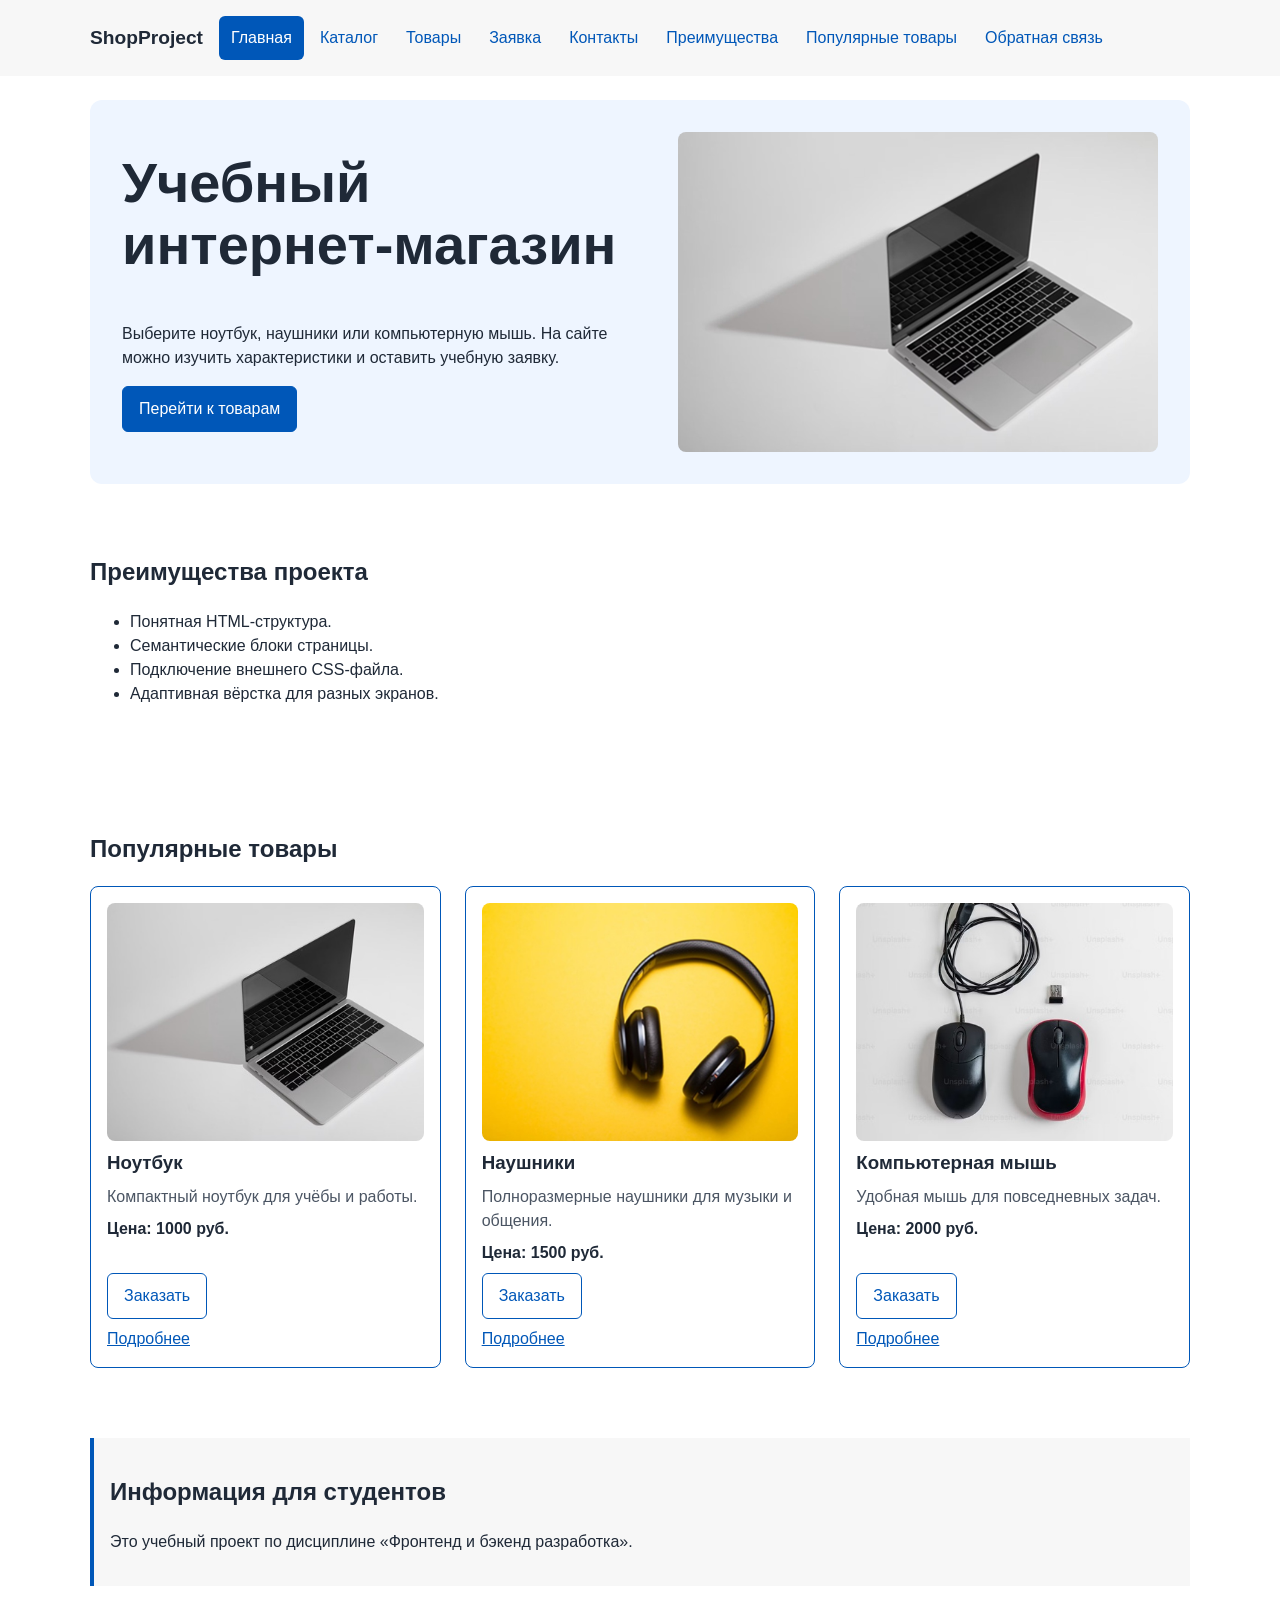
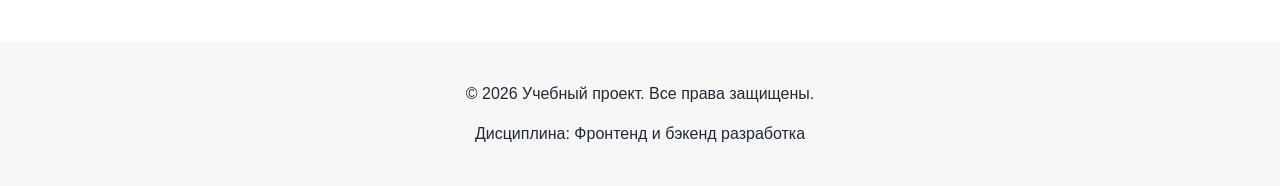
<file: index.html>
<!DOCTYPE html>
<html lang="ru">
<head>
    <meta charset="UTF-8">
    <meta name="viewport" content="width=device-width, initial-scale=1.0">
    <meta name="description" content="ShopProject — учебный магазин ноутбуков, наушников и компьютерных аксессуаров.">
    <title>Главная — ShopProject</title>

    <link rel="stylesheet" href="css/style.css">
    <link rel="stylesheet" href="css/responsive.css">
    <script src="js/main.js" defer></script>
</head>
<body>
    <a class="skip-link" href="#main">
        Перейти к основному содержимому
    </a>

    <header class="site-header">
        <div class="site-header__inner">
            <a class="site-header__logo" href="index.html">ShopProject</a>

            <nav class="site-nav" aria-label="Основная навигация">
                <ul class="site-nav__list">
                    <li class="site-nav__item">
                        <a class="site-nav__link site-nav__link--active"
                           href="index.html" aria-current="page">Главная</a>
                    </li>
                    <li class="site-nav__item">
                        <a class="site-nav__link" href="catalog.html">Каталог</a>
                    </li>
                    <li class="site-nav__item">
                        <a class="site-nav__link" href="product.html">Товары</a>
                    </li>
                    <li class="site-nav__item">
                        <a class="site-nav__link" href="order.html">Заявка</a>
                    </li>
                    <li class="site-nav__item">
                        <a class="site-nav__link" href="contacts.html">Контакты</a>
                    </li>
                    <li class="site-nav__item">
                        <a class="site-nav__link" href="#advantages">Преимущества</a>
                    </li>
                    <li class="site-nav__item">
                        <a class="site-nav__link" href="#popular">Популярные товары</a>
                    </li>
                    <li class="site-nav__item">
                        <a class="site-nav__link" href="#contacts">Обратная связь</a>
                    </li>
                </ul>
            </nav>
        </div>
    </header>

    <main id="main" tabindex="-1">
        <section class="hero">
            <div class="hero__content">
                <h1 class="hero__title">Учебный интернет-магазин</h1>
                <p>
                    Выберите ноутбук, наушники или компьютерную мышь.
                    На сайте можно изучить характеристики и оставить учебную заявку.
                </p>
                <a class="button button--primary" href="#popular">
                    Перейти к товарам
                </a>
            </div>

            <picture class="hero__media">
                <source media="(min-width: 900px)"
                        srcset="images/product-1-960.jpg">
                <img class="hero__image"
                     src="images/product-1-640.jpg"
                     alt="Серебристый ноутбук"
                     width="640" height="480">
            </picture>
        </section>

        <section class="section" id="advantages">
            <h2>Преимущества проекта</h2>
            <ul class="advantages-list">
                <li>Понятная HTML-структура.</li>
                <li>Семантические блоки страницы.</li>
                <li>Подключение внешнего CSS-файла.</li>
                <li>Адаптивная вёрстка для разных экранов.</li>
            </ul>
        </section>

        <section class="section" id="popular">
            <h2>Популярные товары</h2>

            <div class="products-grid">
                <article class="product-card product-card--featured">
                    <img class="product-card__image"
                         src="images/product-1-640.jpg"
                         srcset="images/product-1-480.jpg 480w,
                                 images/product-1-640.jpg 640w,
                                 images/product-1-960.jpg 960w"
                         sizes="(max-width: 639px) 100vw,
                                (max-width: 1023px) 50vw, 33vw"
                         alt="Серебристый ноутбук"
                         width="640" height="480"
                         loading="lazy">

                    <h3 class="product-card__title">Ноутбук</h3>
                    <p class="product-card__description">
                        Компактный ноутбук для учёбы и работы.
                    </p>
                    <p class="product-card__price">Цена: 1000 руб.</p>

                    <button class="button product-card__button"
                            type="button" data-product="Товар 1">
                        Заказать
                    </button>
                    <a href="product.html#product-1">Подробнее</a>
                </article>

                <article class="product-card product-card--featured">
                    <img class="product-card__image"
                         src="images/product-2-640.jpg"
                         srcset="images/product-2-480.jpg 480w,
                                 images/product-2-640.jpg 640w,
                                 images/product-2-960.jpg 960w"
                         sizes="(max-width: 639px) 100vw,
                                (max-width: 1023px) 50vw, 33vw"
                         alt="Чёрные полноразмерные наушники"
                         width="640" height="480"
                         loading="lazy">

                    <h3 class="product-card__title">Наушники</h3>
                    <p class="product-card__description">
                        Полноразмерные наушники для музыки и общения.
                    </p>
                    <p class="product-card__price">Цена: 1500 руб.</p>

                    <button class="button product-card__button"
                            type="button" data-product="Товар 2">
                        Заказать
                    </button>
                    <a href="product.html#product-2">Подробнее</a>
                </article>

                <article class="product-card product-card--featured">
                    <img class="product-card__image"
                         src="images/product-3-640.jpg"
                         srcset="images/product-3-480.jpg 480w,
                                 images/product-3-640.jpg 640w,
                                 images/product-3-960.jpg 960w"
                         sizes="(max-width: 639px) 100vw,
                                (max-width: 1023px) 50vw, 33vw"
                         alt="Две компьютерные мыши"
                         width="640" height="480"
                         loading="lazy">

                    <h3 class="product-card__title">Компьютерная мышь</h3>
                    <p class="product-card__description">
                        Удобная мышь для повседневных задач.
                    </p>
                    <p class="product-card__price">Цена: 2000 руб.</p>

                    <button class="button product-card__button"
                            type="button" data-product="Товар 3">
                        Заказать
                    </button>
                    <a href="product.html#product-3">Подробнее</a>
                </article>
            </div>
        </section>

        <aside class="aside-info">
            <h2>Информация для студентов</h2>
            <p>
                Это учебный проект по дисциплине
                «Фронтенд и бэкенд разработка».
            </p>
        </aside>
    </main>

    <footer id="contacts">
        <p>© 2026 Учебный проект. Все права защищены.</p>
        <p>Дисциплина: Фронтенд и бэкенд разработка</p>
    </footer>

    <dialog class="order-dialog" id="order-dialog"
            aria-labelledby="order-dialog-title">
        <h2 class="order-dialog__title" id="order-dialog-title">
            Оформление заявки
        </h2>

        <form class="order-form" id="order-form"
              action="#" method="post" novalidate>

            <p class="form-note">
                Поля со звёздочкой (*) обязательны для заполнения.
            </p>

            <input id="selected-product"
                   name="selected-product" type="hidden">

            <div class="order-form__field">
                <label class="order-form__label" for="order-name">
                    Имя <abbr title="Обязательное поле">*</abbr>
                </label>
                <input class="order-form__input"
                       id="order-name" name="name" type="text"
                       placeholder="Введите ваше имя"
                       minlength="2" autocomplete="given-name" required>
                <p class="form-error" id="order-name-error"
                   role="alert" hidden>
                    Проверьте правильность заполнения поля.
                </p>
            </div>

            <div class="order-form__field">
                <label class="order-form__label" for="order-email">
                    E-mail <abbr title="Обязательное поле">*</abbr>
                </label>
                <input class="order-form__input"
                       id="order-email" name="email" type="email"
                       placeholder="example@mail.ru"
                       autocomplete="email" required>
                <p class="form-error" id="order-email-error"
                   role="alert" hidden>
                    Проверьте правильность заполнения поля.
                </p>
            </div>

            <div class="order-form__field">
                <label class="order-form__label" for="order-phone">
                    Телефон <abbr title="Обязательное поле">*</abbr>
                </label>
                <input class="order-form__input"
                       id="order-phone" name="phone" type="tel"
                       inputmode="tel"
                       placeholder="+7 (900) 000-00-00"
                       pattern="^\+7 \(\d{3}\) \d{3}-\d{2}-\d{2}$"
                       required>
                <small>Формат: +7 (900) 000-00-00</small>
                <p class="form-error" id="order-phone-error"
                   role="alert" hidden>
                    Проверьте правильность заполнения поля.
                </p>
            </div>

            <div class="order-form__field">
                <label class="order-form__label" for="order-date">
                    Дата связи
                </label>
                <input class="order-form__input"
                       id="order-date" name="date" type="date">
            </div>

            <div class="order-form__field">
                <label class="order-form__label" for="order-topic">
                    Тема заявки <abbr title="Обязательное поле">*</abbr>
                </label>
                <select class="order-form__input"
                        id="order-topic" name="topic" required>
                    <option value="">Выберите тему</option>
                    <option value="product">Заказ товара</option>
                    <option value="consultation">Консультация</option>
                    <option value="delivery">Доставка</option>
                </select>
                <p class="form-error" id="order-topic-error"
                   role="alert" hidden>
                    Проверьте правильность заполнения поля.
                </p>
            </div>

            <div class="order-form__field">
                <label class="order-form__label" for="order-comment">
                    Комментарий
                </label>
                <textarea class="order-form__input"
                          id="order-comment" name="comment"
                          rows="4"
                          placeholder="Укажите дополнительную информацию"></textarea>
            </div>

            <div class="order-form__field">
                <label class="order-form__label" for="order-agreement">
                    <input id="order-agreement" name="agreement"
                           type="checkbox" required>
                    Я согласен на обработку данных
                    <abbr title="Обязательное поле">*</abbr>
                </label>
                <p class="form-error" id="order-agreement-error"
                   role="alert" hidden>
                    Проверьте правильность заполнения поля.
                </p>
            </div>

            <div class="order-form__actions">
                <button class="button button--primary" type="submit">
                    Отправить заявку
                </button>
                <button class="button button--secondary"
                        type="button" id="close-order-dialog">
                    Закрыть
                </button>
            </div>
        </form>
    </dialog>

    <p class="success-message" id="success-message"
       role="status" aria-live="polite"
       tabindex="-1" hidden>
        Заявка проверена! Данные на сервер не отправлялись.
    </p>
</body>
</html>
</file>
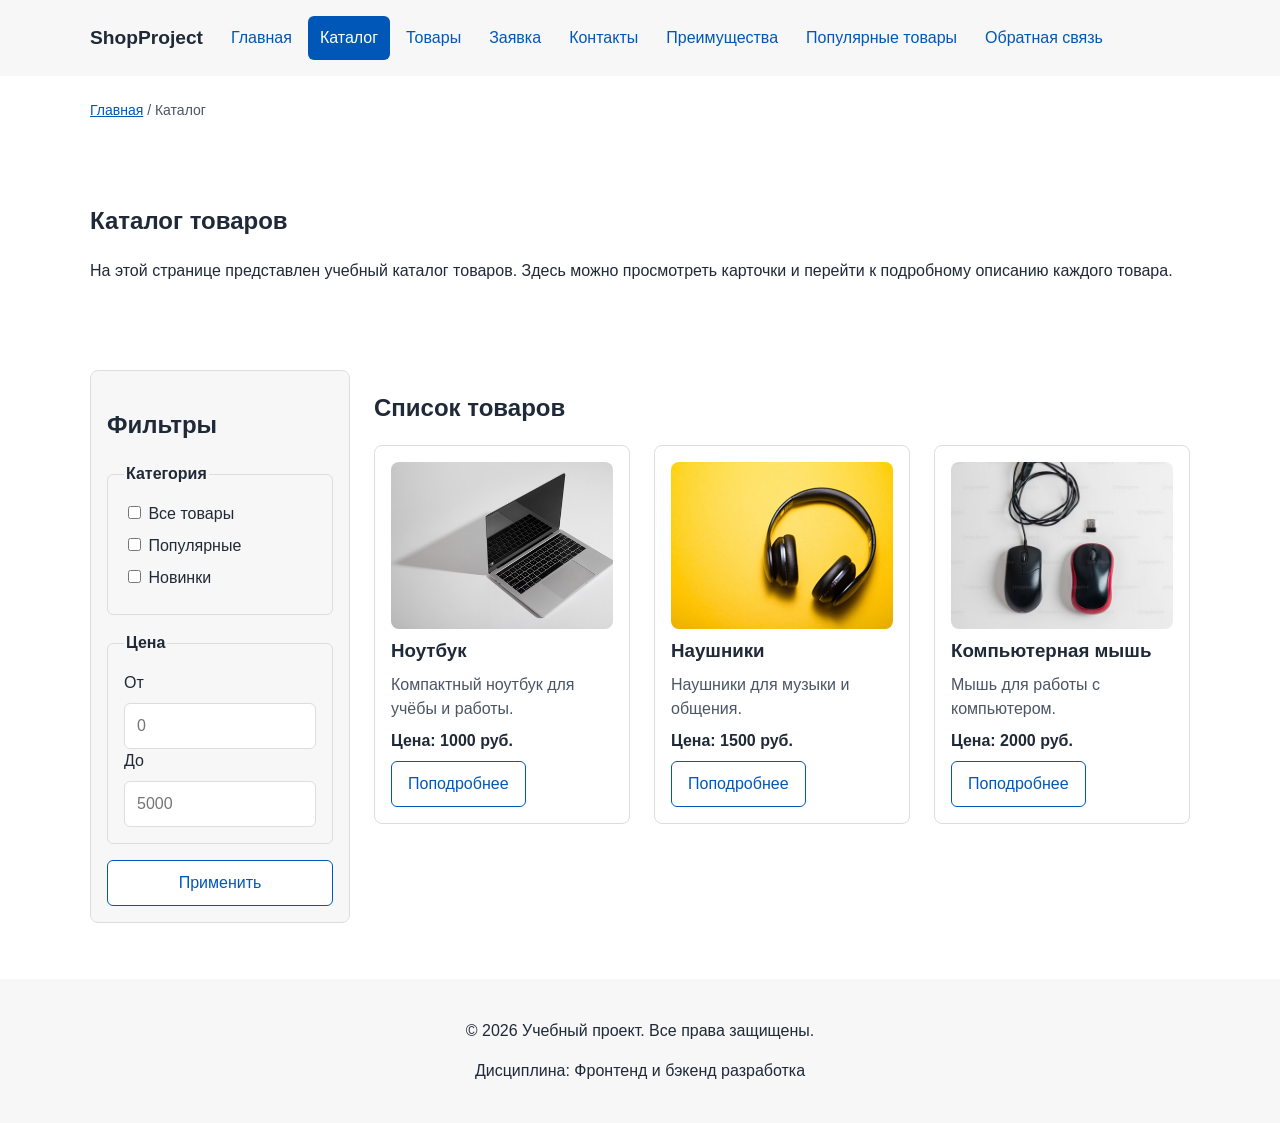
<file: catalog.html>
<!DOCTYPE html>
<html lang="ru">
<head>
    <meta charset="UTF-8">
    <meta name="viewport" content="width=device-width, initial-scale=1.0">
    <meta name="description" content="Каталог товаров учебного интернет-магазина.">
    <title>Каталог — ShopProject</title>

    <link rel="stylesheet" href="css/style.css">
    <link rel="stylesheet" href="css/responsive.css">
    <script src="js/main.js" defer></script>
</head>
<body>
    <a class="skip-link" href="#main">
        Перейти к основному содержимому
    </a>

    <header class="site-header">
        <div class="site-header__inner">
            <a class="site-header__logo" href="index.html">ShopProject</a>

            <nav class="site-nav" aria-label="Основная навигация">
                <ul class="site-nav__list">
                    <li class="site-nav__item">
                        <a class="site-nav__link" href="index.html">Главная</a>
                    </li>
                    <li class="site-nav__item">
                        <a class="site-nav__link site-nav__link--active"
                           href="catalog.html" aria-current="page">Каталог</a>
                    </li>
                    <li class="site-nav__item">
                        <a class="site-nav__link" href="product.html">Товары</a>
                    </li>
                    <li class="site-nav__item">
                        <a class="site-nav__link" href="order.html">Заявка</a>
                    </li>
                    <li class="site-nav__item">
                        <a class="site-nav__link" href="contacts.html">Контакты</a>
                    </li>
                    <li class="site-nav__item">
                        <a class="site-nav__link" href="index.html#advantages">Преимущества</a>
                    </li>
                    <li class="site-nav__item">
                        <a class="site-nav__link" href="index.html#popular">Популярные товары</a>
                    </li>
                    <li class="site-nav__item">
                        <a class="site-nav__link" href="index.html#contacts">Обратная связь</a>
                    </li>
                </ul>
            </nav>
        </div>
    </header>

    <main id="main" tabindex="-1">
        <nav class="breadcrumbs" aria-label="Хлебные крошки">
            <a class="breadcrumbs__link" href="index.html">Главная</a>
            <span class="breadcrumbs__current" aria-current="page">
                Каталог
            </span>
        </nav>

        <section class="section">
            <h1>Каталог товаров</h1>
            <p>
                На этой странице представлен учебный каталог товаров.
                Здесь можно просмотреть карточки и перейти к подробному
                описанию каждого товара.
            </p>
        </section>

        <section class="catalog-layout">
            <aside class="catalog-filters">
                <h2>Фильтры</h2>

                <form class="filters-form" action="#" method="get">
                    <fieldset class="filters-form__fieldset">
                        <legend class="filters-form__legend">Категория</legend>

                        <label class="filters-form__label">
                            <input type="checkbox" name="category" value="all">
                            Все товары
                        </label>

                        <label class="filters-form__label">
                            <input type="checkbox" name="category" value="popular">
                            Популярные
                        </label>

                        <label class="filters-form__label">
                            <input type="checkbox" name="category" value="new">
                            Новинки
                        </label>
                    </fieldset>

                    <fieldset class="filters-form__fieldset">
                        <legend class="filters-form__legend">Цена</legend>

                        <label class="filters-form__label" for="price-from">От</label>
                        <input class="filters-form__input"
                               id="price-from" name="price-from"
                               type="number" min="0" placeholder="0">

                        <label class="filters-form__label" for="price-to">До</label>
                        <input class="filters-form__input"
                               id="price-to" name="price-to"
                               type="number" min="0" placeholder="5000">
                    </fieldset>

                    <button class="button" type="submit">Применить</button>
                </form>
            </aside>

            <section class="catalog-products">
                <h2>Список товаров</h2>

                <div class="products-grid">
                    <article class="product-card">
                        <img class="product-card__image"
                             src="images/product-1-640.jpg"
                             srcset="images/product-1-480.jpg 480w,
                                     images/product-1-640.jpg 640w,
                                     images/product-1-960.jpg 960w"
                             sizes="(max-width: 639px) 100vw,
                                    (max-width: 1023px) 50vw, 33vw"
                             alt="Серебристый ноутбук"
                             width="640" height="480" loading="lazy">

                        <h3 class="product-card__title">Ноутбук</h3>
                        <p class="product-card__description">
                            Компактный ноутбук для учёбы и работы.
                        </p>
                        <p class="product-card__price">Цена: 1000 руб.</p>
                        <a class="button product-card__button"
                           href="product.html#product-1">Поподробнее</a>
                    </article>

                    <article class="product-card">
                        <img class="product-card__image"
                             src="images/product-2-640.jpg"
                             srcset="images/product-2-480.jpg 480w,
                                     images/product-2-640.jpg 640w,
                                     images/product-2-960.jpg 960w"
                             sizes="(max-width: 639px) 100vw,
                                    (max-width: 1023px) 50vw, 33vw"
                             alt="Чёрные полноразмерные наушники"
                             width="640" height="480" loading="lazy">

                        <h3 class="product-card__title">Наушники</h3>
                        <p class="product-card__description">
                            Наушники для музыки и общения.
                        </p>
                        <p class="product-card__price">Цена: 1500 руб.</p>
                        <a class="button product-card__button"
                           href="product.html#product-2">Поподробнее</a>
                    </article>

                    <article class="product-card">
                        <img class="product-card__image"
                             src="images/product-3-640.jpg"
                             srcset="images/product-3-480.jpg 480w,
                                     images/product-3-640.jpg 640w,
                                     images/product-3-960.jpg 960w"
                             sizes="(max-width: 639px) 100vw,
                                    (max-width: 1023px) 50vw, 33vw"
                             alt="Две компьютерные мыши"
                             width="640" height="480" loading="lazy">

                        <h3 class="product-card__title">Компьютерная мышь</h3>
                        <p class="product-card__description">
                            Мышь для работы с компьютером.
                        </p>
                        <p class="product-card__price">Цена: 2000 руб.</p>
                        <a class="button product-card__button"
                           href="product.html#product-3">Поподробнее</a>
                    </article>
                </div>
            </section>
        </section>
    </main>

    <footer class="site-footer">
        <p>© 2026 Учебный проект. Все права защищены.</p>
        <p>Дисциплина: Фронтенд и бэкенд разработка</p>
    </footer>
</body>
</html>
</file>
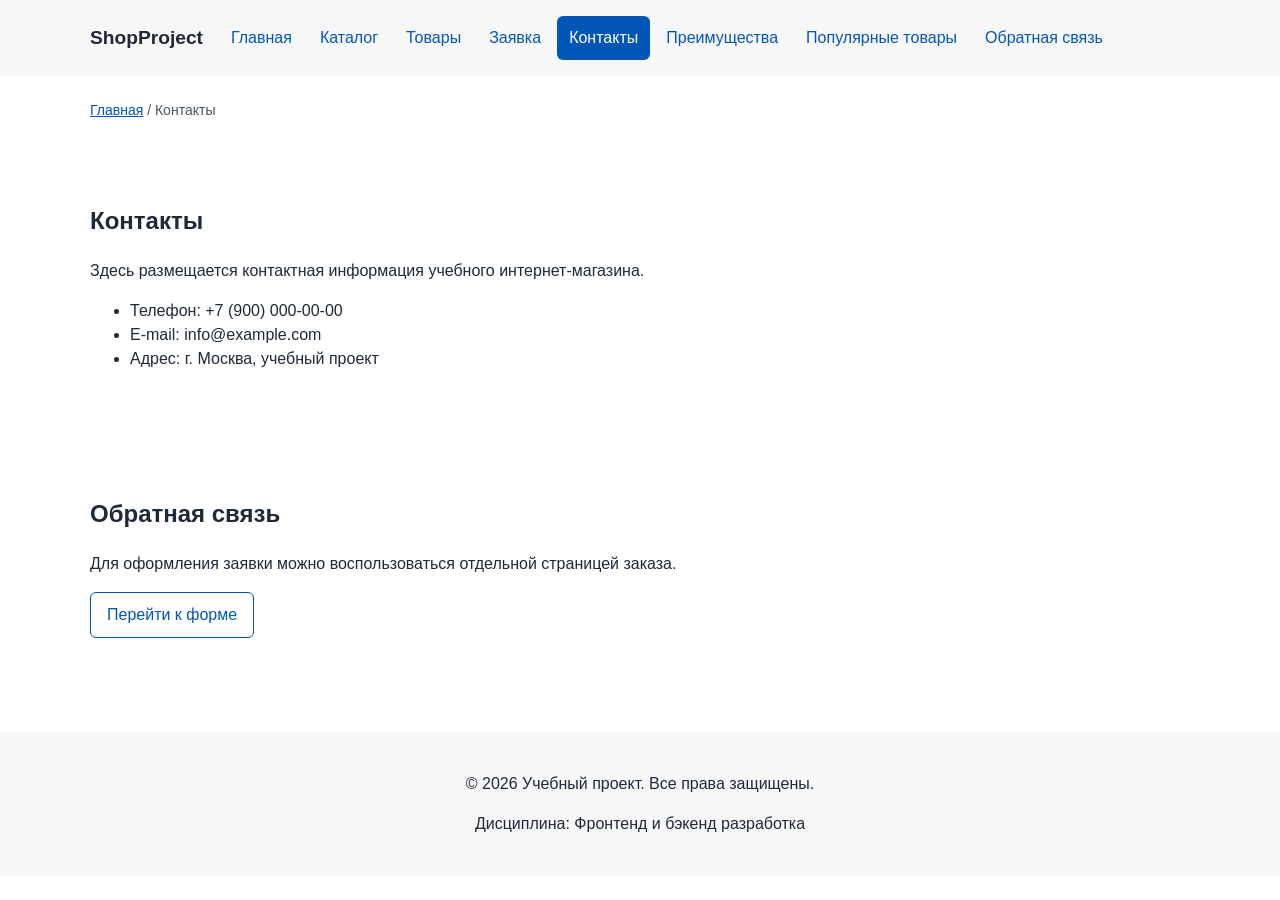
<file: contacts.html>
<!DOCTYPE html>
<html lang="ru">
<head>
    <meta charset="UTF-8">
    <meta name="viewport" content="width=device-width, initial-scale=1.0">
    <meta name="description" content="Контактная информация учебного интернет-магазина.">
    <title>Контакты — ShopProject</title>

    <link rel="stylesheet" href="css/style.css">
    <link rel="stylesheet" href="css/responsive.css">
    <script src="js/main.js" defer></script>
</head>
<body>
    <a class="skip-link" href="#main">
        Перейти к основному содержимому
    </a>

    <header class="site-header">
        <div class="site-header__inner">
            <a class="site-header__logo" href="index.html">ShopProject</a>

            <nav class="site-nav" aria-label="Основная навигация">
                <ul class="site-nav__list">
                    <li class="site-nav__item">
                        <a class="site-nav__link" href="index.html">Главная</a>
                    </li>
                    <li class="site-nav__item">
                        <a class="site-nav__link" href="catalog.html">Каталог</a>
                    </li>
                    <li class="site-nav__item">
                        <a class="site-nav__link" href="product.html">Товары</a>
                    </li>
                    <li class="site-nav__item">
                        <a class="site-nav__link" href="order.html">Заявка</a>
                    </li>
                    <li class="site-nav__item">
                        <a class="site-nav__link site-nav__link--active"
                           href="contacts.html" aria-current="page">Контакты</a>
                    </li>
                    <li class="site-nav__item">
                        <a class="site-nav__link" href="index.html#advantages">Преимущества</a>
                    </li>
                    <li class="site-nav__item">
                        <a class="site-nav__link" href="index.html#popular">Популярные товары</a>
                    </li>
                    <li class="site-nav__item">
                        <a class="site-nav__link" href="index.html#contacts">Обратная связь</a>
                    </li>
                </ul>
            </nav>
        </div>
    </header>

    <main id="main" tabindex="-1">
        <nav class="breadcrumbs" aria-label="Хлебные крошки">
            <a class="breadcrumbs__link" href="index.html">Главная</a>
            <span class="breadcrumbs__current" aria-current="page">
                Контакты
            </span>
        </nav>

        <section class="section">
            <h1>Контакты</h1>

            <p>
                Здесь размещается контактная информация
                учебного интернет-магазина.
            </p>

            <ul>
                <li>Телефон: +7 (900) 000-00-00</li>
                <li>E-mail: info@example.com</li>
                <li>Адрес: г. Москва, учебный проект</li>
            </ul>
        </section>

        <section class="section" id="feedback">
            <h2>Обратная связь</h2>

            <p>
                Для оформления заявки можно воспользоваться
                отдельной страницей заказа.
            </p>

            <a class="button" href="order.html">
                Перейти к форме
            </a>
        </section>
    </main>

    <footer class="site-footer">
        <p>© 2026 Учебный проект. Все права защищены.</p>
        <p>Дисциплина: Фронтенд и бэкенд разработка</p>
    </footer>
</body>
</html>
</file>
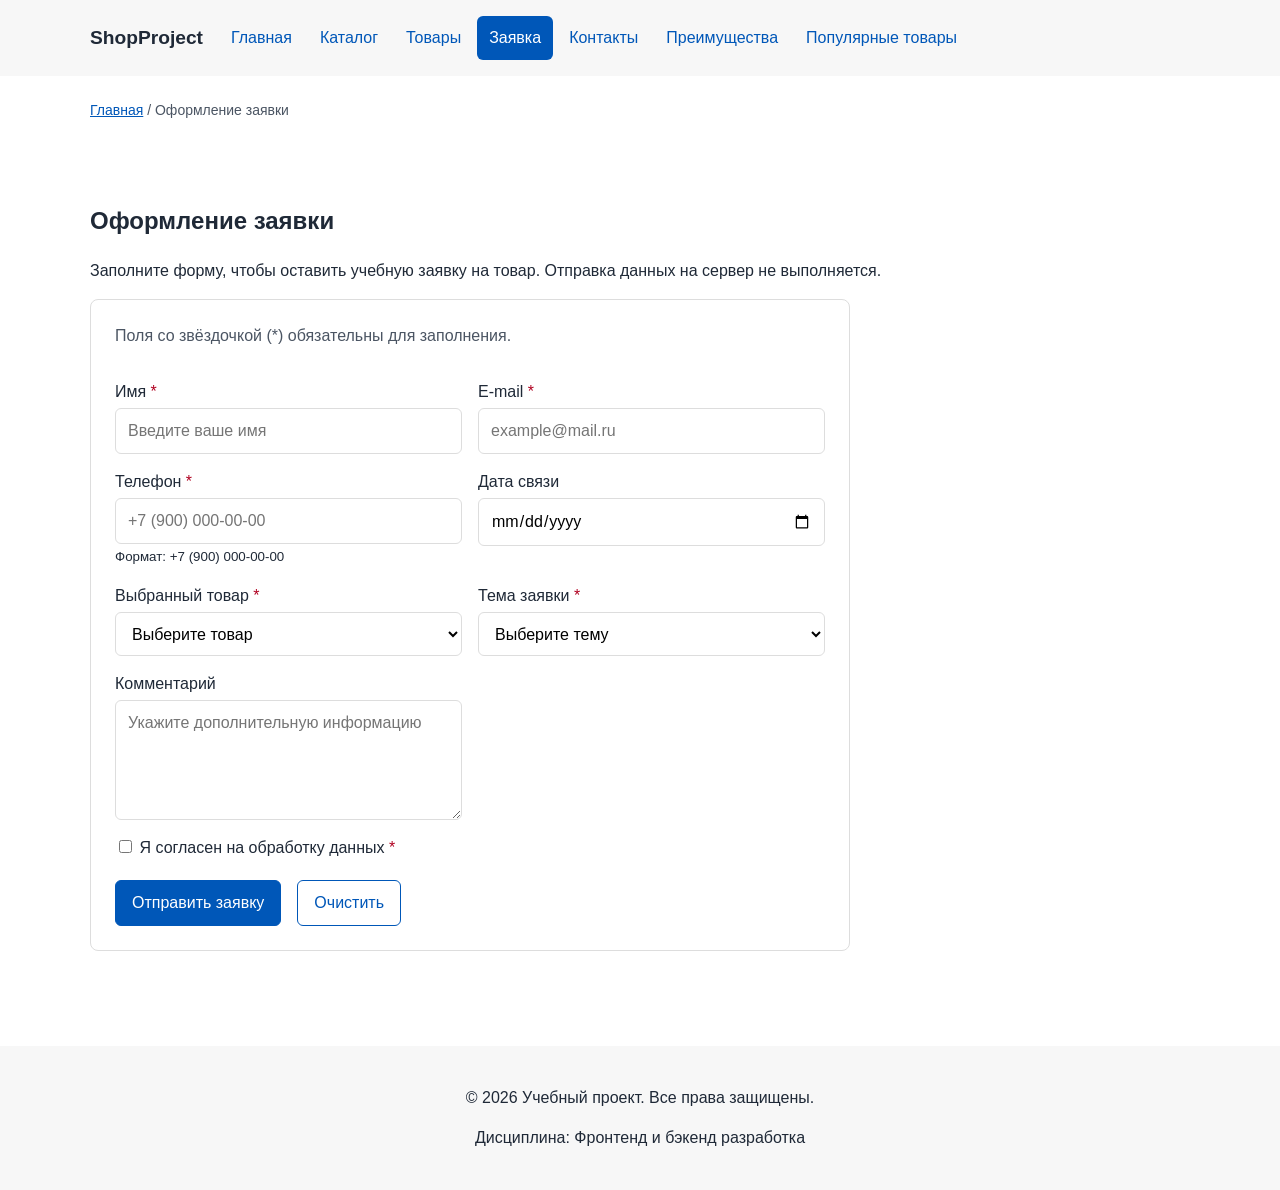
<file: order.html>
<!DOCTYPE html>
<html lang="ru">
<head>
    <meta charset="UTF-8">
    <meta name="viewport" content="width=device-width, initial-scale=1.0">
    <meta name="description" content="Форма оформления заявки на товар учебного интернет-магазина.">
    <title>Оформление заявки — ShopProject</title>

    <link rel="stylesheet" href="css/style.css">
    <link rel="stylesheet" href="css/responsive.css">
    <script src="js/main.js" defer></script>
</head>
<body>
    <a class="skip-link" href="#main">
        Перейти к основному содержимому
    </a>

    <header class="site-header">
        <div class="site-header__inner">
            <a class="site-header__logo" href="index.html">ShopProject</a>

            <nav class="site-nav" aria-label="Основная навигация">
                <ul class="site-nav__list">
                    <li class="site-nav__item">
                        <a class="site-nav__link" href="index.html">Главная</a>
                    </li>
                    <li class="site-nav__item">
                        <a class="site-nav__link" href="catalog.html">Каталог</a>
                    </li>
                    <li class="site-nav__item">
                        <a class="site-nav__link" href="product.html">Товары</a>
                    </li>
                    <li class="site-nav__item">
                        <a class="site-nav__link site-nav__link--active"
                           href="order.html" aria-current="page">Заявка</a>
                    </li>
                    <li class="site-nav__item">
                        <a class="site-nav__link" href="contacts.html">Контакты</a>
                    </li>
                    <li class="site-nav__item">
                        <a class="site-nav__link" href="index.html#advantages">Преимущества</a>
                    </li>
                    <li class="site-nav__item">
                        <a class="site-nav__link" href="index.html#popular">Популярные товары</a>
                    </li>
                </ul>
            </nav>
        </div>
    </header>

    <main id="main" tabindex="-1">
        <nav class="breadcrumbs" aria-label="Хлебные крошки">
            <a class="breadcrumbs__link" href="index.html">Главная</a>
            <span class="breadcrumbs__current" aria-current="page">
                Оформление заявки
            </span>
        </nav>

        <section class="section order-page" aria-labelledby="order-page-title">
            <h1 id="order-page-title">Оформление заявки</h1>

            <p>
                Заполните форму, чтобы оставить учебную заявку на товар.
                Отправка данных на сервер не выполняется.
            </p>

            <form class="order-form order-page__form"
                  id="page-order-form" action="#" method="post" novalidate>

                <p class="form-note">
                    Поля со звёздочкой (*) обязательны для заполнения.
                </p>

                <div class="order-form__field">
                    <label class="order-form__label" for="page-order-name">
                        Имя <abbr title="Обязательное поле">*</abbr>
                    </label>
                    <input class="order-form__input"
                           id="page-order-name" name="name"
                           type="text" minlength="2"
                           autocomplete="given-name"
                           placeholder="Введите ваше имя" required>

                    <p class="form-error" id="page-order-name-error"
                       role="alert" hidden>
                        Проверьте правильность заполнения поля.
                    </p>
                </div>

                <div class="order-form__field">
                    <label class="order-form__label" for="page-order-email">
                        E-mail <abbr title="Обязательное поле">*</abbr>
                    </label>
                    <input class="order-form__input"
                           id="page-order-email" name="email"
                           type="email" autocomplete="email"
                           placeholder="example@mail.ru" required>

                    <p class="form-error" id="page-order-email-error"
                       role="alert" hidden>
                        Проверьте правильность заполнения поля.
                    </p>
                </div>

                <div class="order-form__field">
                    <label class="order-form__label" for="page-order-phone">
                        Телефон <abbr title="Обязательное поле">*</abbr>
                    </label>
                    <input class="order-form__input"
                           id="page-order-phone" name="phone"
                           type="tel" inputmode="tel"
                           placeholder="+7 (900) 000-00-00"
                           pattern="\+7 \(\d{3}\) \d{3}-\d{2}-\d{2}"
                           aria-describedby="phone-hint" required>

                    <small id="phone-hint">
                        Формат: +7 (900) 000-00-00
                    </small>

                    <p class="form-error" id="page-order-phone-error"
                       role="alert" hidden>
                        Проверьте правильность заполнения поля.
                    </p>
                </div>

                <div class="order-form__field">
                    <label class="order-form__label" for="page-order-date">
                        Дата связи
                    </label>
                    <input class="order-form__input"
                           id="page-order-date" name="date" type="date">
                </div>

                <div class="order-form__field">
                    <label class="order-form__label" for="page-order-product">
                        Выбранный товар
                        <abbr title="Обязательное поле">*</abbr>
                    </label>
                    <select class="order-form__select"
                            id="page-order-product" name="product" required>
                        <option value="">Выберите товар</option>
                        <option value="1">Товар 1 — 1000 руб.</option>
                        <option value="2">Товар 2 — 1500 руб.</option>
                        <option value="3">Товар 3 — 2000 руб.</option>
                    </select>

                    <p class="form-error" id="page-order-product-error"
                       role="alert" hidden>
                        Проверьте правильность заполнения поля.
                    </p>
                </div>

                <div class="order-form__field">
                    <label class="order-form__label" for="page-order-topic">
                        Тема заявки
                        <abbr title="Обязательное поле">*</abbr>
                    </label>
                    <select class="order-form__select"
                            id="page-order-topic" name="topic" required>
                        <option value="">Выберите тему</option>
                        <option value="product">Заказ товара</option>
                        <option value="consultation">Консультация</option>
                        <option value="delivery">Доставка</option>
                    </select>

                    <p class="form-error" id="page-order-topic-error"
                       role="alert" hidden>
                        Проверьте правильность заполнения поля.
                    </p>
                </div>

                <div class="order-form__field">
                    <label class="order-form__label" for="page-order-comment">
                        Комментарий
                    </label>
                    <textarea class="order-form__textarea"
                              id="page-order-comment" name="comment"
                              rows="4"
                              placeholder="Укажите дополнительную информацию"></textarea>
                </div>

                <div class="order-form__field order-form__field--checkbox">
                    <label class="order-form__label" for="page-order-agreement">
                        <input id="page-order-agreement"
                               name="agreement" type="checkbox" required>
                        Я согласен на обработку данных
                        <abbr title="Обязательное поле">*</abbr>
                    </label>

                    <p class="form-error" id="page-order-agreement-error"
                       role="alert" hidden>
                        Проверьте правильность заполнения поля.
                    </p>
                </div>

                <div class="order-form__actions">
                    <button class="button button--primary" type="submit">
                        Отправить заявку
                    </button>
                    <button class="button button--secondary" type="reset">
                        Очистить
                    </button>
                </div>
            </form>

            <p class="success-message" id="page-success-message"
               role="status" aria-live="polite"
               tabindex="-1" hidden>
                Заявка проверена! Данные на сервер не отправлялись.
            </p>
        </section>
    </main>

    <footer class="site-footer">
        <p>© 2026 Учебный проект. Все права защищены.</p>
        <p>Дисциплина: Фронтенд и бэкенд разработка</p>
    </footer>
</body>
</html>
</file>
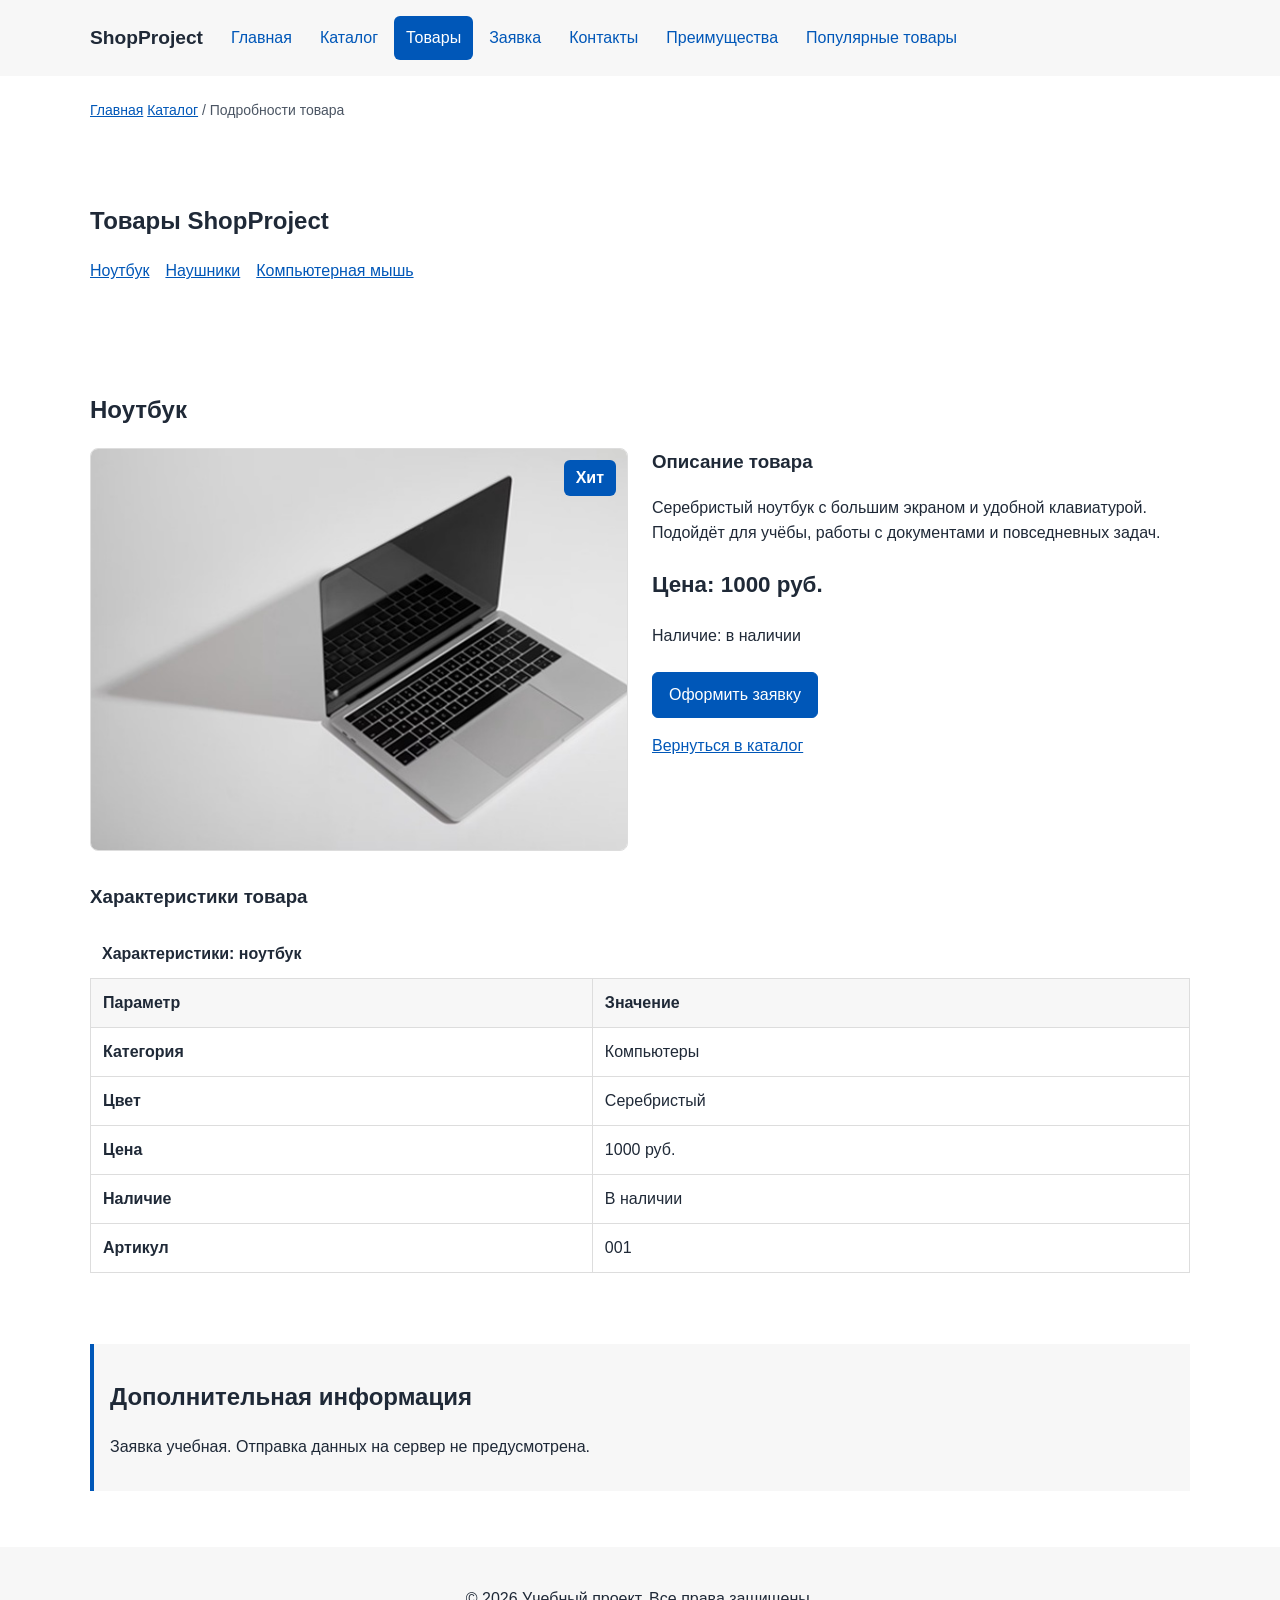
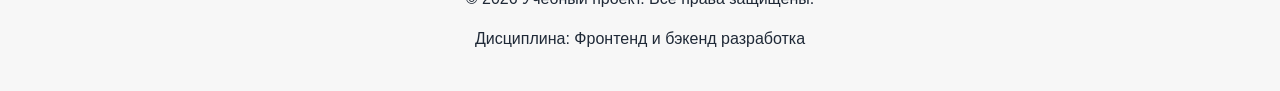
<file: product.html>
<!DOCTYPE html>
<html lang="ru">
<head>
    <meta charset="UTF-8">
    <meta name="viewport" content="width=device-width, initial-scale=1.0">
    <meta name="description" content="Описание, цены и характеристики товаров ShopProject.">
    <title>Товары — ShopProject</title>

    <link rel="stylesheet" href="css/style.css">
    <link rel="stylesheet" href="css/responsive.css">
    <script src="js/main.js" defer></script>
</head>
<body>
    <a class="skip-link" href="#main">
        Перейти к основному содержимому
    </a>

    <header class="site-header">
        <div class="site-header__inner">
            <a class="site-header__logo" href="index.html">ShopProject</a>

            <nav class="site-nav" aria-label="Основная навигация">
                <ul class="site-nav__list">
                    <li class="site-nav__item">
                        <a class="site-nav__link" href="index.html">Главная</a>
                    </li>
                    <li class="site-nav__item">
                        <a class="site-nav__link" href="catalog.html">Каталог</a>
                    </li>
                    <li class="site-nav__item">
                        <a class="site-nav__link site-nav__link--active"
                           href="product.html" aria-current="page">Товары</a>
                    </li>
                    <li class="site-nav__item">
                        <a class="site-nav__link" href="order.html">Заявка</a>
                    </li>
                    <li class="site-nav__item">
                        <a class="site-nav__link" href="contacts.html">Контакты</a>
                    </li>
                    <li class="site-nav__item">
                        <a class="site-nav__link" href="index.html#advantages">Преимущества</a>
                    </li>
                    <li class="site-nav__item">
                        <a class="site-nav__link" href="index.html#popular">Популярные товары</a>
                    </li>
                </ul>
            </nav>
        </div>
    </header>

    <main id="main" tabindex="-1">
        <nav class="breadcrumbs" aria-label="Хлебные крошки">
            <a class="breadcrumbs__link" href="index.html">Главная</a>
            <a class="breadcrumbs__link" href="catalog.html">Каталог</a>
            <span class="breadcrumbs__current" aria-current="page">
                Подробности товара
            </span>
        </nav>

        <section class="section" aria-label="Выбор товара">
            <h1>Товары ShopProject</h1>

            <nav class="product-links" aria-label="Выбрать товар">
                <a href="#product-1">Ноутбук</a>
                <a href="#product-2">Наушники</a>
                <a href="#product-3">Компьютерная мышь</a>
            </nav>
        </section>

        <!-- ТОВАР 1 -->
        <section class="section product-detail product-detail--default"
                 id="product-1" aria-labelledby="product-1-title">

            <h2 class="product-detail__title" id="product-1-title">
                Ноутбук
            </h2>

            <div class="product-detail__layout">
                <div class="product-detail__media">
                    <img class="product-detail__image"
                         src="images/product-1-640.jpg"
                         srcset="images/product-1-480.jpg 480w,
                                 images/product-1-640.jpg 640w,
                                 images/product-1-960.jpg 960w"
                         sizes="(max-width: 767px) 100vw,
                                (max-width: 1199px) 50vw, 40vw"
                         alt="Серебристый ноутбук"
                         width="640" height="480" loading="lazy">
                    <span class="product-detail__badge">Хит</span>
                </div>

                <div class="product-detail__information">
                    <h3 class="product-detail__subtitle">Описание товара</h3>
                    <p class="product-detail__description">
                        Серебристый ноутбук с большим экраном и удобной
                        клавиатурой. Подойдёт для учёбы, работы с документами
                        и повседневных задач.
                    </p>
                    <p class="product-detail__price">Цена: 1000 руб.</p>
                    <p class="product-detail__availability">
                        Наличие: в наличии
                    </p>
                    <a class="button button--primary"
                       href="order.html?product=1">Оформить заявку</a>
                    <a class="product-detail__back" href="catalog.html">
                        Вернуться в каталог
                    </a>
                </div>
            </div>

            <div class="product-specifications">
                <h3>Характеристики товара</h3>
                <div class="table-wrapper">
                    <table class="product-table">
                        <caption class="product-table__caption">
                            Характеристики: ноутбук
                        </caption>
                        <thead class="product-table__head">
                            <tr>
                                <th scope="col">Параметр</th>
                                <th scope="col">Значение</th>
                            </tr>
                        </thead>
                        <tbody>
                            <tr>
                                <th scope="row">Категория</th>
                                <td>Компьютеры</td>
                            </tr>
                            <tr>
                                <th scope="row">Цвет</th>
                                <td>Серебристый</td>
                            </tr>
                            <tr>
                                <th scope="row">Цена</th>
                                <td>1000 руб.</td>
                            </tr>
                            <tr>
                                <th scope="row">Наличие</th>
                                <td>В наличии</td>
                            </tr>
                            <tr>
                                <th scope="row">Артикул</th>
                                <td>001</td>
                            </tr>
                        </tbody>
                    </table>
                </div>
            </div>
        </section>

        <!-- ТОВАР 2 -->
        <section class="section product-detail"
                 id="product-2" aria-labelledby="product-2-title">

            <h2 class="product-detail__title" id="product-2-title">
                Наушники
            </h2>

            <div class="product-detail__layout">
                <div class="product-detail__media">
                    <img class="product-detail__image"
                         src="images/product-2-640.jpg"
                         srcset="images/product-2-480.jpg 480w,
                                 images/product-2-640.jpg 640w,
                                 images/product-2-960.jpg 960w"
                         sizes="(max-width: 767px) 100vw,
                                (max-width: 1199px) 50vw, 40vw"
                         alt="Чёрные полноразмерные наушники на жёлтом фоне"
                         width="640" height="480" loading="lazy">
                    <span class="product-detail__badge">Новинка</span>
                </div>

                <div class="product-detail__information">
                    <h3 class="product-detail__subtitle">Описание товара</h3>
                    <p class="product-detail__description">
                        Чёрные полноразмерные наушники с мягкими амбушюрами.
                        Подходят для прослушивания музыки, занятий и видеозвонков.
                    </p>
                    <p class="product-detail__price">Цена: 1500 руб.</p>
                    <p class="product-detail__availability">
                        Наличие: в наличии
                    </p>
                    <a class="button button--primary"
                       href="order.html?product=2">Оформить заявку</a>
                    <a class="product-detail__back" href="catalog.html">
                        Вернуться в каталог
                    </a>
                </div>
            </div>

            <div class="product-specifications">
                <h3>Характеристики товара</h3>
                <div class="table-wrapper">
                    <table class="product-table">
                        <caption class="product-table__caption">
                            Характеристики: наушники
                        </caption>
                        <thead class="product-table__head">
                            <tr>
                                <th scope="col">Параметр</th>
                                <th scope="col">Значение</th>
                            </tr>
                        </thead>
                        <tbody>
                            <tr>
                                <th scope="row">Категория</th>
                                <td>Аудиотехника</td>
                            </tr>
                            <tr>
                                <th scope="row">Цвет</th>
                                <td>Чёрный</td>
                            </tr>
                            <tr>
                                <th scope="row">Цена</th>
                                <td>1500 руб.</td>
                            </tr>
                            <tr>
                                <th scope="row">Наличие</th>
                                <td>В наличии</td>
                            </tr>
                            <tr>
                                <th scope="row">Артикул</th>
                                <td>002</td>
                            </tr>
                        </tbody>
                    </table>
                </div>
            </div>
        </section>

        <!-- ТОВАР 3 -->
        <section class="section product-detail"
                 id="product-3" aria-labelledby="product-3-title">

            <h2 class="product-detail__title" id="product-3-title">
                Компьютерная мышь
            </h2>

            <div class="product-detail__layout">
                <div class="product-detail__media">
                    <img class="product-detail__image"
                         src="images/product-3-640.jpg"
                         srcset="images/product-3-480.jpg 480w,
                                 images/product-3-640.jpg 640w,
                                 images/product-3-960.jpg 960w"
                         sizes="(max-width: 767px) 100vw,
                                (max-width: 1199px) 50vw, 40vw"
                         alt="Две компьютерные мыши на светлом фоне"
                         width="640" height="480" loading="lazy">
                    <span class="product-detail__badge">Популярный</span>
                </div>

                <div class="product-detail__information">
                    <h3 class="product-detail__subtitle">Описание товара</h3>
                    <p class="product-detail__description">
                        Компьютерная мышь для работы с ноутбуком или
                        настольным ПК. На фотографии показаны проводной
                        и беспроводной варианты.
                    </p>
                    <p class="product-detail__price">Цена: 2000 руб.</p>
                    <p class="product-detail__availability">
                        Наличие: в наличии
                    </p>
                    <a class="button button--primary"
                       href="order.html?product=3">Оформить заявку</a>
                    <a class="product-detail__back" href="catalog.html">
                        Вернуться в каталог
                    </a>
                </div>
            </div>

            <div class="product-specifications">
                <h3>Характеристики товара</h3>
                <div class="table-wrapper">
                    <table class="product-table">
                        <caption class="product-table__caption">
                            Характеристики: компьютерная мышь
                        </caption>
                        <thead class="product-table__head">
                            <tr>
                                <th scope="col">Параметр</th>
                                <th scope="col">Значение</th>
                            </tr>
                        </thead>
                        <tbody>
                            <tr>
                                <th scope="row">Категория</th>
                                <td>Компьютерные аксессуары</td>
                            </tr>
                            <tr>
                                <th scope="row">Цвет</th>
                                <td>Чёрный</td>
                            </tr>
                            <tr>
                                <th scope="row">Цена</th>
                                <td>2000 руб.</td>
                            </tr>
                            <tr>
                                <th scope="row">Наличие</th>
                                <td>В наличии</td>
                            </tr>
                            <tr>
                                <th scope="row">Артикул</th>
                                <td>003</td>
                            </tr>
                        </tbody>
                    </table>
                </div>
            </div>
        </section>

        <aside class="aside-info">
            <h2>Дополнительная информация</h2>
            <p>
                Заявка учебная. Отправка данных на сервер не предусмотрена.
            </p>
        </aside>
    </main>

    <footer class="site-footer">
        <p>© 2026 Учебный проект. Все права защищены.</p>
        <p>Дисциплина: Фронтенд и бэкенд разработка</p>
    </footer>
</body>
</html>
</file>
<file: css/style.css>
/* 1. Переменные дизайна (практическая №4) */
:root {
    --color-bg: #fff;
    --color-text: #1f2937;
    --color-muted: #4b5563;
    --color-primary: #0057b8;
    --color-primary-dark: #003f86;
    --color-border: #ddd;
    --color-surface: #f7f7f7;
    --color-surface-accent: #eef5ff;
    --color-success: #168a2f;
    --color-success-bg: #eefaf0;
    --color-danger: #b00020;
    --color-white: #fff;
    --space-xs: 4px;
    --space-sm: 8px;
    --space-md: 16px;
    --space-lg: 24px;
    --space-xl: 32px;
    --radius-sm: 6px;
    --radius-md: 8px;
    --radius-lg: 12px;
    --container-width: 1100px;
}

/* 2. Базовые стили */
*, *::before, *::after { box-sizing: border-box; }
html { scroll-behavior: smooth; }
body {
    margin: 0;
    font: 16px/1.5 Arial, sans-serif;
    color: var(--color-text);
    background: var(--color-bg);
}
main { padding-block: var(--space-lg); }
img, video { max-width: 100%; height: auto; }
button, input, textarea, select { font: inherit; }
a { color: var(--color-primary); }
a:hover { color: var(--color-primary-dark); }
:focus-visible {
    outline: 3px solid var(--color-primary);
    outline-offset: 3px;
}
.section, .hero, .catalog-layout, .breadcrumbs, .aside-info {
    width: min(calc(100% - 32px), var(--container-width));
    margin-inline: auto;
}
.section, .hero, .catalog-layout, .aside-info { margin-bottom: var(--space-xl); }
.section h2 { margin-top: 0; }

/* 3. Шапка, навигация и подвал */
.site-header { padding-block: var(--space-md); background: var(--color-surface); }
.site-header__inner {
    width: min(calc(100% - 32px), var(--container-width));
    margin-inline: auto;
    display: flex;
    flex-direction: column;
    gap: var(--space-md);
}
.site-header__logo {
    color: var(--color-text);
    font-size: 1.2rem;
    font-weight: 700;
    text-decoration: none;
}
.site-nav__list {
    display: flex;
    flex-direction: column;
    gap: var(--space-xs);
    padding: 0;
    margin: 0;
    list-style: none;
}
.site-nav__link {
    display: block;
    padding: 10px 12px;
    color: var(--color-primary);
    text-decoration: none;
    border-radius: var(--radius-sm);
}
.site-nav__link:hover, .site-nav__link--active {
    color: var(--color-white);
    background: var(--color-primary);
}
.site-footer, footer {
    padding: var(--space-lg);
    background: var(--color-surface);
    text-align: center;
}

/* 4. Кнопки, крошки, заметки */
.button {
    display: inline-block;
    padding: 10px 16px;
    border: 1px solid var(--color-primary);
    border-radius: var(--radius-sm);
    color: var(--color-primary);
    background: var(--color-white);
    text-decoration: none;
    cursor: pointer;
}
.button:hover, .button--primary:hover, .button--secondary:hover {
    color: var(--color-white);
    background: var(--color-primary-dark);
}
.button--primary { color: var(--color-white); background: var(--color-primary); }
.button--secondary { color: var(--color-primary); background: transparent; }
.button:disabled { opacity: 0.6; cursor: not-allowed; }
.breadcrumbs { margin-bottom: var(--space-lg); color: var(--color-muted); font-size: 0.875rem; }
.breadcrumbs__current::before { content: " / "; }
.aside-info {
    padding: var(--space-md);
    border-left: 4px solid var(--color-primary);
    background: var(--color-surface);
}

/* 5. Первый экран */
.hero {
    padding: var(--space-xl);
    background: var(--color-surface-accent);
    border-radius: var(--radius-lg);
}
.hero__content, .hero__media { min-width: 0; }
.hero__title { margin-top: 0; line-height: 1.1; }
.hero__image {
    display: block;
    width: 100%;
    border-radius: var(--radius-md);
    object-fit: cover;
}

/* 6. Карточки товаров */
.products-grid { display: grid; grid-template-columns: minmax(0, 1fr); gap: var(--space-lg); }
.product-card {
    display: flex;
    flex-direction: column;
    min-width: 0;
    gap: var(--space-sm);
    padding: var(--space-md);
    border: 1px solid var(--color-border);
    border-radius: var(--radius-md);
    background: var(--color-bg);
}
.product-card:hover, .product-card--featured { border-color: var(--color-primary); }
.product-card__image {
    display: block;
    width: 100%;
    aspect-ratio: 4 / 3;
    object-fit: cover;
    border-radius: var(--radius-md);
}
.product-card__title, .product-card__description, .product-card__price {
    margin: 0;
    overflow-wrap: anywhere;
}
.product-card__description { color: var(--color-muted); }
.product-card__price { font-weight: 700; }
.product-card__button { margin-top: auto; align-self: flex-start; }

/* 7. Каталог с фильтрами */
.catalog-layout {
    display: grid;
    grid-template-columns: minmax(0, 1fr);
    grid-template-areas: "filters" "products";
    gap: var(--space-lg);
}
.catalog-filters {
    grid-area: filters;
    min-width: 0;
    padding: var(--space-md);
    border: 1px solid var(--color-border);
    border-radius: var(--radius-md);
    background: var(--color-surface);
}
.catalog-products { grid-area: products; min-width: 0; }
.filters-form { display: grid; gap: var(--space-md); }
.filters-form__fieldset {
    min-width: 0;
    margin: 0;
    padding: var(--space-md);
    border: 1px solid var(--color-border);
    border-radius: var(--radius-sm);
}
.filters-form__legend { font-weight: 700; }
.filters-form__label { display: block; margin-bottom: var(--space-sm); }
.filters-form__input {
    width: 100%;
    min-width: 0;
    padding: 10px 12px;
    border: 1px solid var(--color-border);
    border-radius: var(--radius-sm);
}

/* 8. Одна product.html для трёх товаров: #product-1, #product-2, #product-3 */
.product-links, .product-navigation {
    display: flex;
    flex-wrap: wrap;
    gap: var(--space-md);
}
.product-detail { display: none; scroll-margin-top: var(--space-lg); }
#product-1 { display: block; }
.product-detail:target { display: block; }
body:has(.product-detail:target) #product-1:not(:target) { display: none; }
.product-detail__layout {
    display: grid;
    grid-template-columns: minmax(0, 1fr);
    gap: var(--space-lg);
    align-items: start;
}
.product-detail__media { position: relative; min-width: 0; }
.product-detail__image {
    display: block;
    width: 100%;
    aspect-ratio: 4 / 3;
    object-fit: cover;
    border: 1px solid var(--color-border);
    border-radius: var(--radius-md);
}
.product-detail__badge {
    position: absolute;
    top: 12px;
    right: 12px;
    padding: 6px 12px;
    border-radius: var(--radius-sm);
    color: var(--color-white);
    background: var(--color-primary);
    font-weight: 700;
}
.product-detail__title, .product-detail__subtitle { margin-top: 0; }
.product-detail__description { line-height: 1.6; }
.product-detail__price { font-size: 1.4rem; font-weight: 700; }
.product-detail__availability { margin-bottom: var(--space-lg); }
.product-detail__back { display: block; margin-top: var(--space-md); }

/* 9. Таблица характеристик */
.product-specifications { margin-top: var(--space-xl); }
.table-wrapper { width: 100%; overflow-x: auto; -webkit-overflow-scrolling: touch; }
.product-table { width: 100%; min-width: 480px; border-collapse: collapse; text-align: left; }
.product-table__caption { padding: 12px; font-weight: 700; text-align: left; }
.product-table th, .product-table td {
    padding: 12px;
    border: 1px solid var(--color-border);
    text-align: left;
}
.product-table__head { background: var(--color-surface); }

/* 10. Форма заявки на order.html и в dialog */
.order-form__field { margin-bottom: var(--space-md); }
.order-form__label { display: block; margin-bottom: var(--space-xs); }
.order-form__input, .order-form__select, .order-form__textarea {
    display: block;
    width: 100%;
    min-width: 0;
    min-height: 44px;
    padding: 10px 12px;
    border: 1px solid var(--color-border);
    border-radius: var(--radius-sm);
    background: var(--color-white);
}
.order-form__textarea { min-height: 120px; resize: vertical; }
.order-form__input:hover, .order-form__select:hover, .order-form__textarea:hover {
    border-color: var(--color-primary);
}
.order-form__input[aria-invalid="true"],
.order-form__select[aria-invalid="true"],
.order-form__textarea[aria-invalid="true"] { border-color: var(--color-danger); }
.order-form__field--checkbox input { width: auto; min-height: auto; }
.order-form__actions { display: flex; flex-wrap: wrap; gap: var(--space-md); }
.order-page__form {
    display: grid;
    grid-template-columns: minmax(0, 1fr);
    gap: var(--space-md);
    max-width: 760px;
    padding: var(--space-lg);
    border: 1px solid var(--color-border);
    border-radius: var(--radius-md);
}
.order-page__form .order-form__field { min-width: 0; margin-bottom: 0; }
.order-page__form .order-form__field--checkbox,
.order-page__form .order-form__field--wide,
.order-page__form .order-form__actions { grid-column: 1 / -1; }

/* 11. Модальное окно и сообщение об успехе */
.order-dialog {
    width: min(calc(100% - 32px), 560px);
    max-height: calc(100dvh - 32px);
    padding: var(--space-lg);
    overflow: auto;
    border: 0;
    border-radius: var(--radius-lg);
}
.order-dialog::backdrop { background: rgb(0 0 0 / 0.5); }
.order-dialog__title { margin-top: 0; }
.success-message {
    max-width: var(--container-width);
    margin: var(--space-lg) auto;
    padding: var(--space-md);
    border-left: 4px solid var(--color-success);
    background: var(--color-success-bg);
}
.success-message[hidden] { display: none; }


/* 12. Практическая №13: клавиатурная навигация и сообщения об ошибках */
.skip-link {
    position: fixed;
    top: -100px;
    left: 16px;
    z-index: 1000;
    padding: 10px 14px;
    border-radius: var(--radius-sm);
    color: #fff;
    background: #111;
    text-decoration: none;
}
.skip-link:focus, .skip-link:focus-visible { top: 16px; }
.skip-link:hover { color: #fff; }

.form-note {
    grid-column: 1 / -1;
    margin: 0 0 var(--space-md);
    color: var(--color-muted);
}
.order-form__label abbr {
    color: var(--color-danger);
    text-decoration: none;
}
.form-error {
    margin: 6px 0 0;
    color: var(--color-danger);
    font-size: 0.9rem;
    font-weight: 600;
}
.form-error[hidden] { display: none; }
.order-form__input[aria-invalid="true"],
.order-form__select[aria-invalid="true"],
.order-form__textarea[aria-invalid="true"],
.order-form__field input[type="checkbox"][aria-invalid="true"] {
    outline: 2px solid var(--color-danger);
    outline-offset: 2px;
}
.success-message:focus { outline: 3px solid var(--color-primary); }
</file>
<file: css/responsive.css>
/* Практическая №12. Mobile First: этот файл подключается ПОСЛЕ style.css. */

/* 1. Телефон: компактные отступы и одна колонка */
.section { padding-block: clamp(16px, 3vw, 40px); }
.site-header { position: static; }
.site-nav__list { flex-direction: column; align-items: stretch; }
.hero {
    display: grid;
    grid-template-columns: minmax(0, 1fr);
    gap: var(--space-lg);
    align-items: center;
}
.hero__title { font-size: clamp(28px, 7vw, 56px); }
.products-grid { grid-template-columns: minmax(0, 1fr); }
.catalog-layout {
    grid-template-columns: minmax(0, 1fr);
    grid-template-areas: "filters" "products";
}
.catalog-filters { position: static; }
.product-detail__layout { grid-template-columns: minmax(0, 1fr); }
.order-page__form { grid-template-columns: minmax(0, 1fr); }
.table-wrapper { overflow-x: auto; }
.order-dialog { max-height: calc(100dvh - 32px); overflow-y: auto; }

/* 2. Небольшие планшеты: две карточки в строке */
@media (min-width: 640px) {
    .products-grid { grid-template-columns: repeat(2, minmax(0, 1fr)); }
}

/* 3. Планшеты: горизонтальная навигация, две колонки в товаре и форме */
@media (min-width: 768px) {
    .site-header__inner { flex-direction: row; align-items: center; flex-wrap: wrap; }
    .site-nav__list { flex-direction: row; flex-wrap: wrap; align-items: center; }
    .product-detail__layout { grid-template-columns: repeat(2, minmax(0, 1fr)); }
    .order-page__form { grid-template-columns: repeat(2, minmax(0, 1fr)); }
    .order-page__form .order-form__field--wide,
    .order-page__form .order-form__field--checkbox,
    .order-page__form .order-form__actions { grid-column: 1 / -1; }
}

/* 4. Ноутбук: hero с картинкой в двух колонках */
@media (min-width: 900px) {
    .hero:has(.hero__media) {
        grid-template-columns: minmax(0, 1fr) minmax(280px, 480px);
    }
}

/* 5. Компьютер: три карточки, фильтр сбоку, закреплённая шапка */
@media (min-width: 1024px) {
    .site-header { position: sticky; top: 0; z-index: 100; }
    .products-grid { grid-template-columns: repeat(3, minmax(0, 1fr)); }
    .catalog-layout {
        grid-template-columns: 260px minmax(0, 1fr);
        grid-template-areas: "filters products";
        align-items: start;
    }
    .catalog-filters { position: sticky; top: 120px; }
    .product-detail { scroll-margin-top: 130px; }
}
</file>
